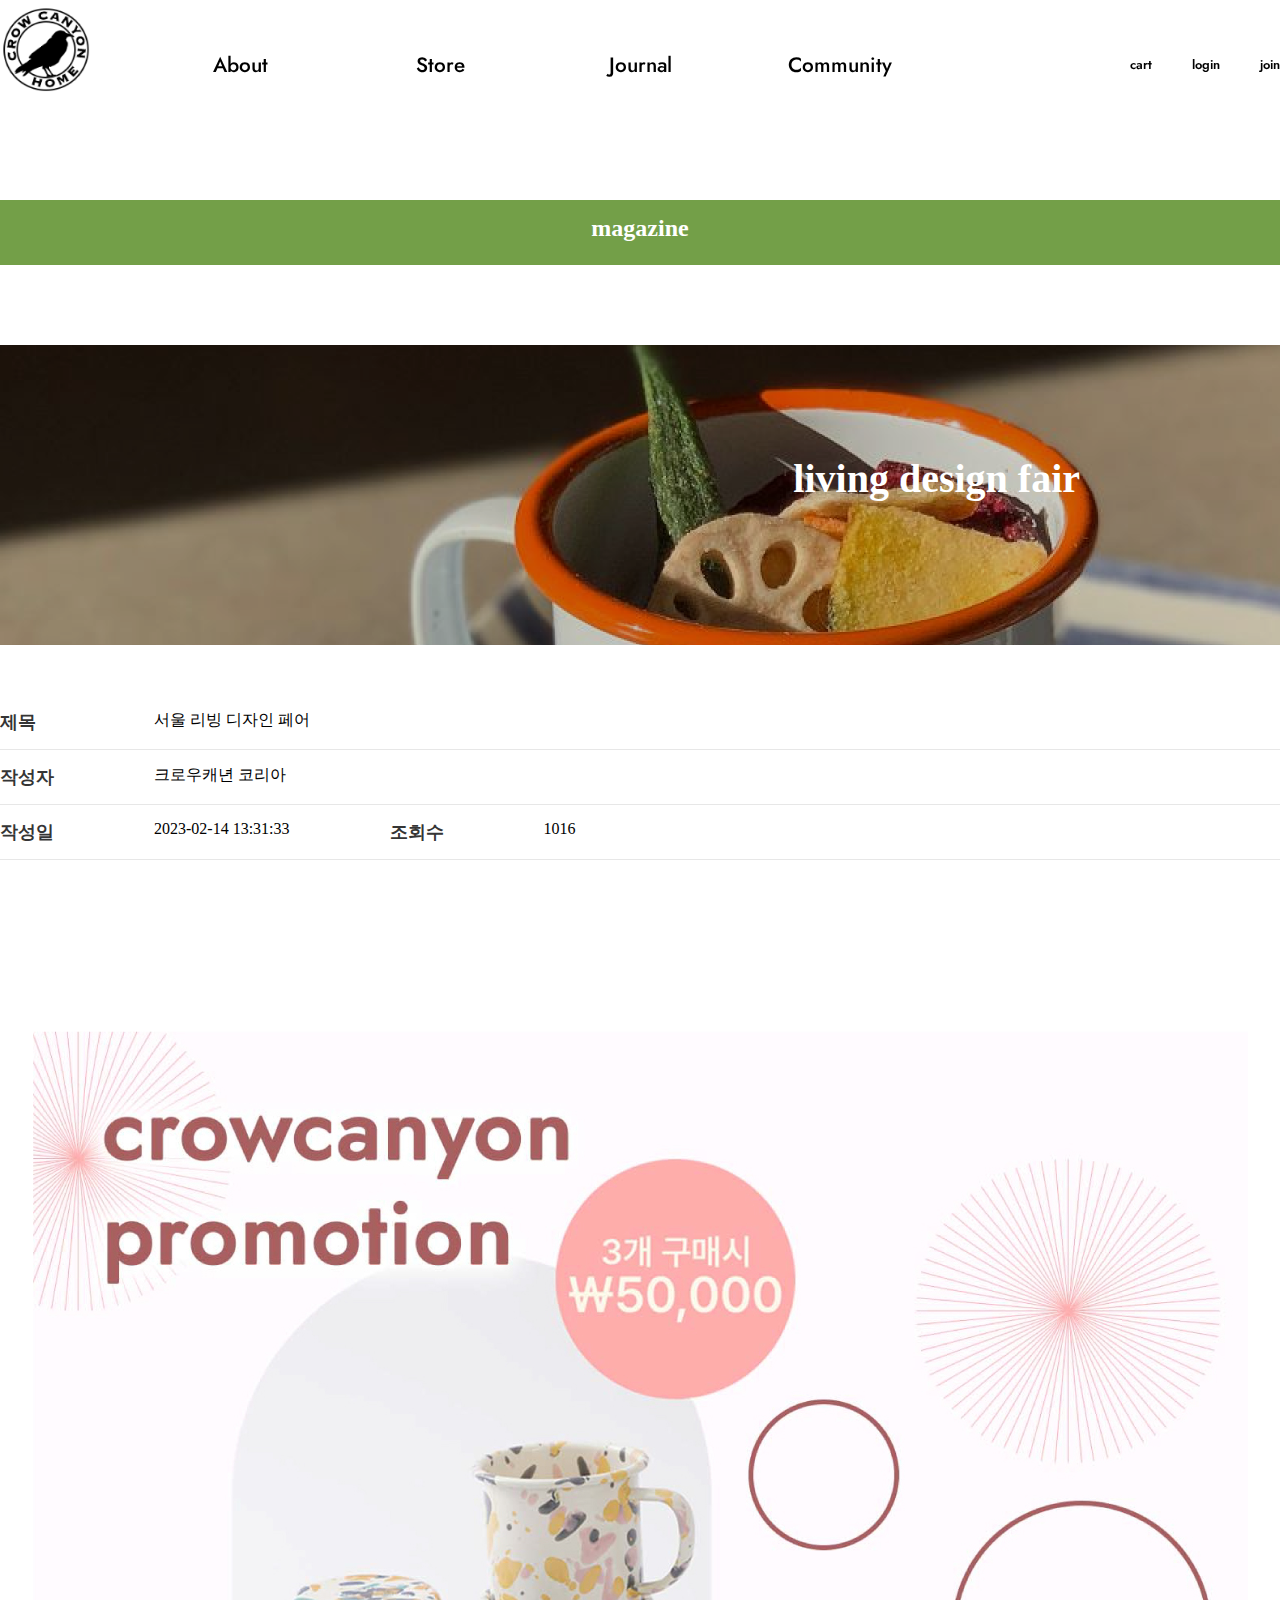
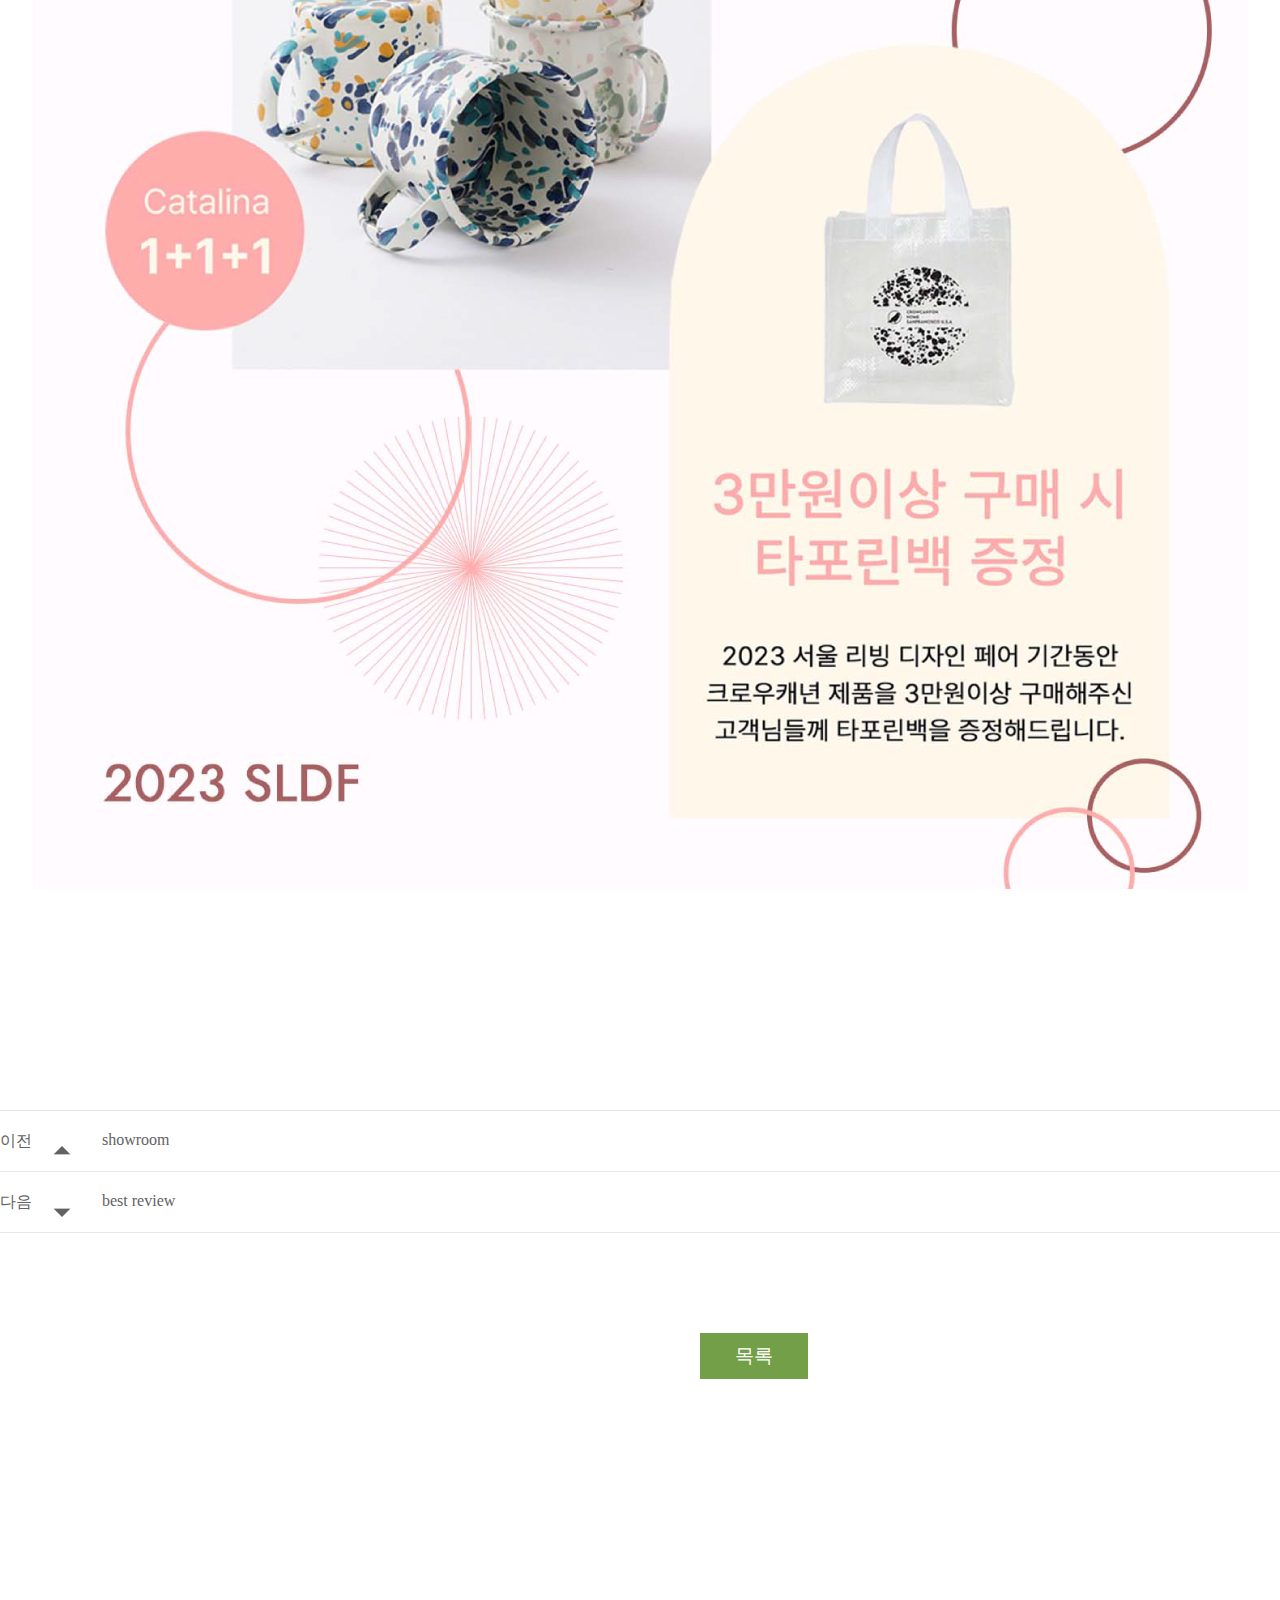
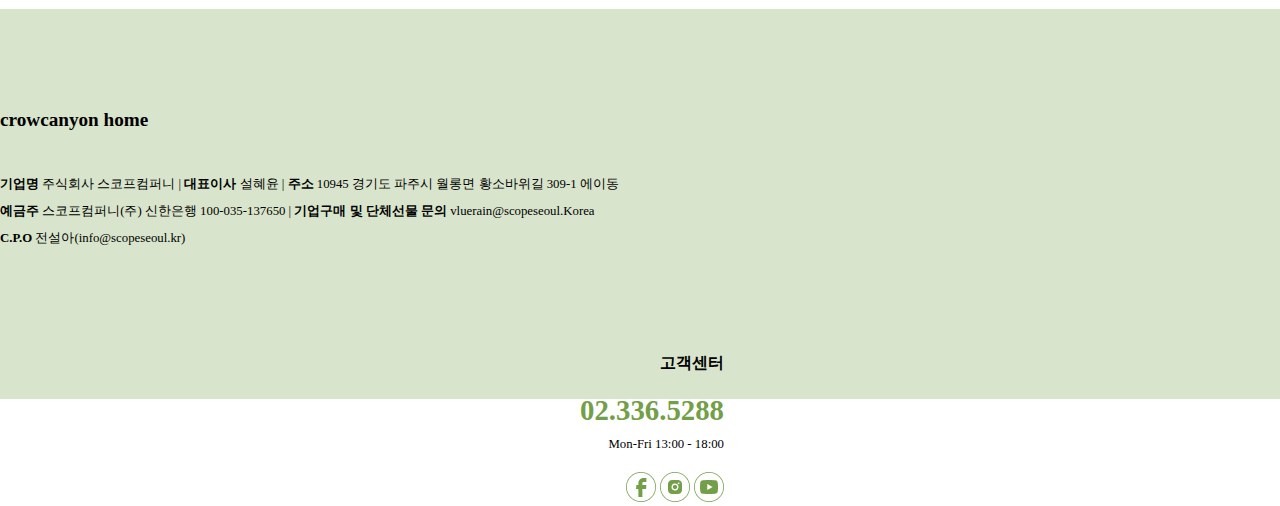
<file: pages/crowcanyon-main/sub.html>
<!DOCTYPE html>
<html lang="ko">
<head>
    <meta charset="UTF-8">
    <meta http-equiv="X-UA-Compatible" content="IE=edge">
    <meta name="viewport" content="width=device-width, initial-scale=1.0">
    <title>크로우캐년 | 서브페이지</title>
    <link rel="stylesheet" href="css/sub_layout.css">
    <link rel="stylesheet" href="css/sub1.css">
</head>
<body>
    
    <div id="wrap">
        <header id="main_header">
            <div class="inner">
                <div id="top">
                <h1 id="logo">
                    <a href="index.html"><img src="img/logo.png"></a>
                </h1>
              
               
    
                
    
                    <div id="nav_toggle">
                        <span></span>
                        <span></span>
                        <span></span>
                    </div>
    
                   
                    <nav id="main_nav">
                    <ul>
                        <li><a href="#">About</a>
                            <ul>
                                <li><a href="#">story</a></li>
                                <li><a href="#">company</a></li>
                                <li><a href="#">contact</a></li>
                                <li><a href="#">stockist</a></li>
                            </ul>
                        </li>
                        <li><a href="#">Store</a>
                            <ul>
                                <li><a href="#">new color</a></li>
                                <li><a href="#">set</a></li>
                                <li><a href="#">cup</a></li>
                                <li><a href="#">plate</a></li>
                                <li><a href="#">bowl</a></li>
                                <li><a href="#">kitchen wear</a></li>
                                <li><a href="#">goods</a></li>
                            </ul>
                        </li>
                        <li><a href="#">Journal</a>
                            <ul>
                                <li><a href="#">magazine</a></li>
                                <li><a href="#">archive</a></li>
                                <li><a href="#">interior</a></li>
                                <li><a href="#">best review</a></li>
                            </ul>
                        </li>
                        <li><a href="#">Community</a>
                            <ul>
                                <li><a href="#">notice</a></li>
                                <li><a href="#">Q&A</a></li>
                            </ul>
                        </li>
                    </ul>
                </nav>
    
                <ul id="right_top">
                    <li><a href="#">cart</a></li>
                    <li><a href="#">login</a></li>
                    <li><a href="#">join</a></li>
                </ul>
            </div>
    
            </div>
        </header>

        <main>
            
                <section id="sec1">
                    <h4>magazine</h4>
                    <!-- 배경 색 -->
                </section>

                <div class="inner">
                <section id="sec2">
                    <h3>living design fair</h3>
                    <!-- 배경이미지 -->
                </section>


                <section id="sec3">
                    <div class="title">
                        <h5>제목</h5>
                        <p id="space">서울 리빙 디자인 페어</p>
                    </div>

                    <div class="title">
                        <h5>작성자</h5>
                        <p>크로우캐년 코리아</p>
                    </div>

                    <div class="title">
                        <h5>작성일</h5>
                        <p id="blank">2023-02-14 13:31:33</p>

                        <h5>조회수</h5>
                        <p>1016</p>
                    </div>

                 
                </section>

                <section id="sec4">
                    <!-- 포스터 이미지 -->
                </section>

                <section id="sec5">
                    <div class="list">
                        <p>이전</p>
                        <img src="img/sub_arrow.png">
                        <p>showroom</p>
                    </div>

                    <div class="list">
                        <p>다음</p>
                        <img src="img/sub_arrow2.png">
                        <p>best review</p>
                    </div>

                    <div id="button">
                    <a href="#"><h3>목록</h3></a>
                    </div>
                </section>
            </div>
        </main>


        <footer>
            <div class="inner">
            <div id="crowcanyon">
                
                <h5>crowcanyon home</h5>
                <p><span>기업명</span> 주식회사 스코프컴퍼니 | <span>대표이사</span> 설혜윤 | <span>주소</span> 10945 경기도 파주시 월롱면 황소바위길 309-1 에이동<br>
                <span>예금주</span> 스코프컴퍼니(주) 신한은행 100-035-137650 | <span>기업구매 및 단체선물 문의</span> vluerain@scopeseoul.Korea<br> 
            <span>C.P.O</span> 전설아(info@scopeseoul.kr) </p>
                </div>
           
    
            <div id="contect">
                
                <h4>고객센터</h4>
                <p id="green">02.336.5288</p>
                <p id="day">Mon-Fri 13:00 - 18:00</p>
    
                    <div id="icon">
                        <a href="#"><img src="img/facebook.png"></a>
                        <a href="#"><img src="img/insta.png"></a>
                        <a href="#"><img src="img/youtube.png"></a>
    
                    </div>
                </div>
            </div>
            
        </footer>
    

    </div>
    
</body>

<script src="js/jquery-3.1.1.min.js"></script>
<script src="./js/slick.min.js"></script>
<script src="js/main.js"></script>
</html>
</file>
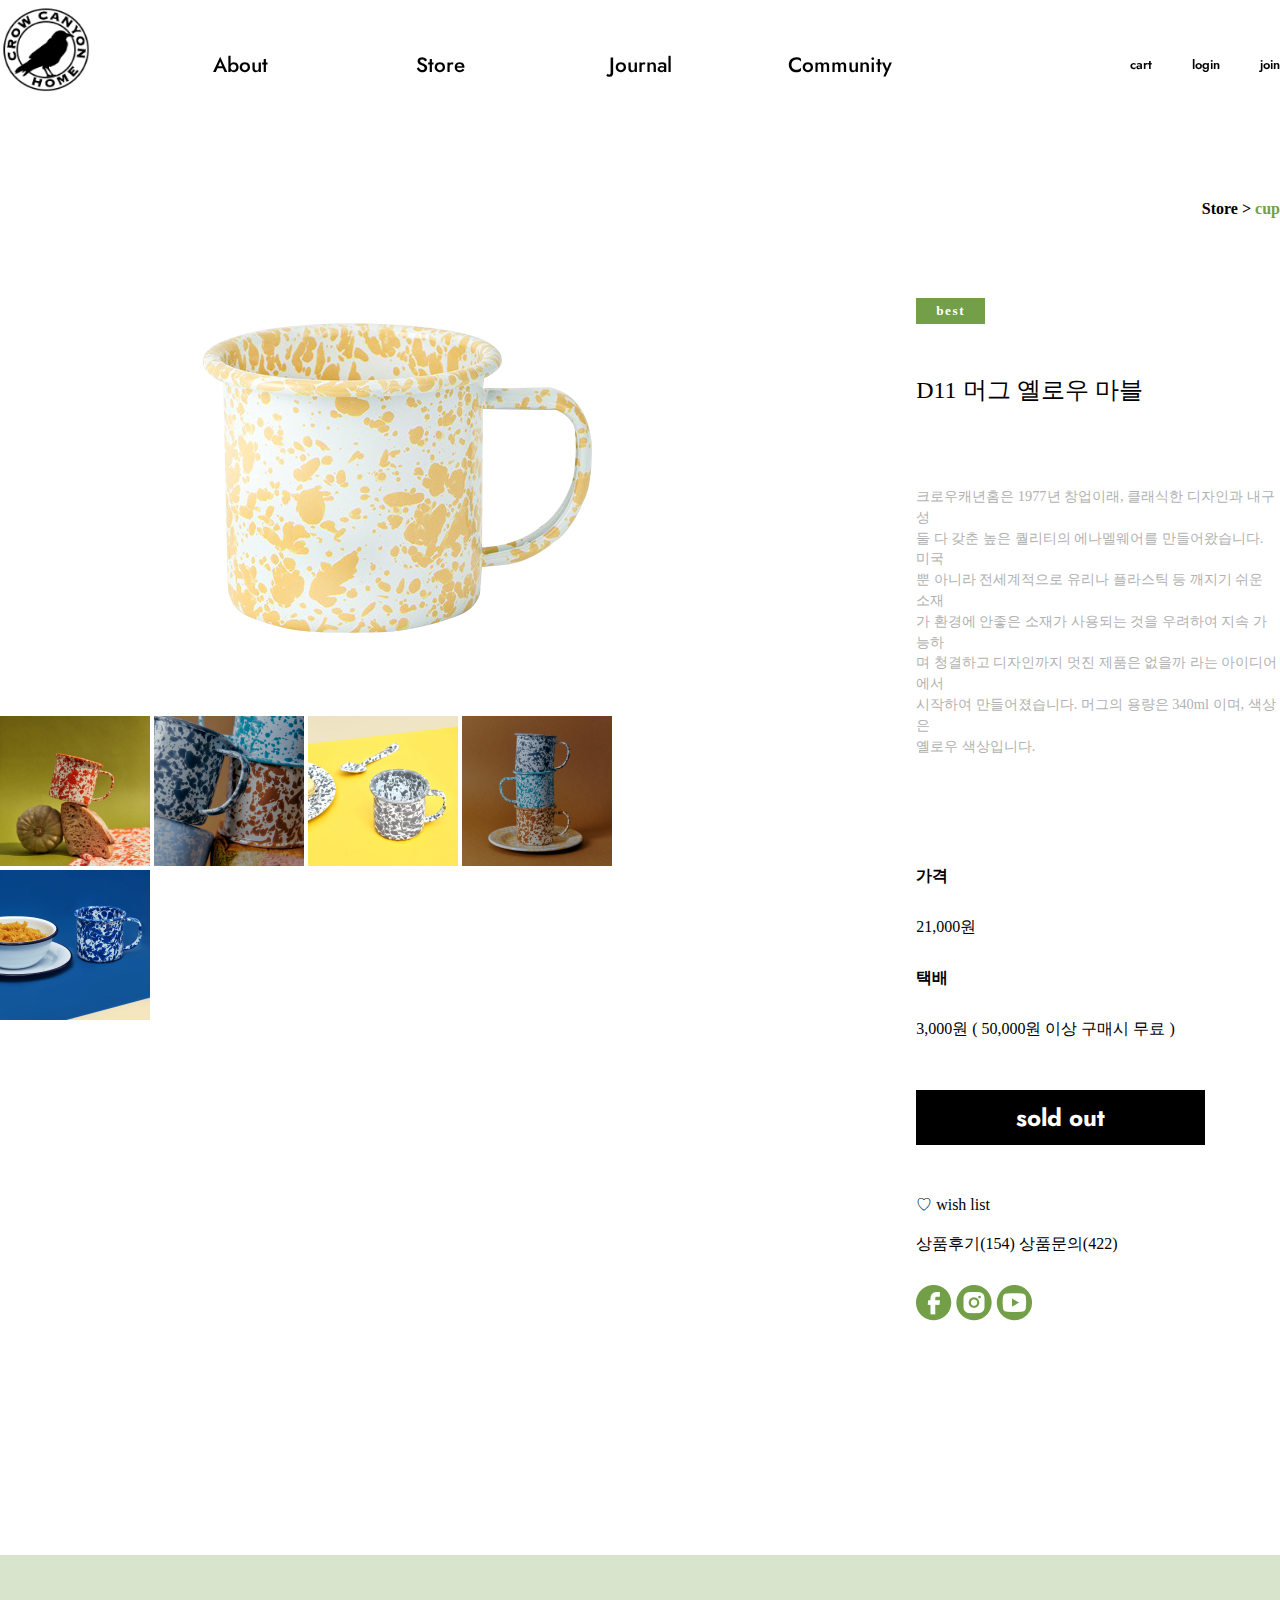
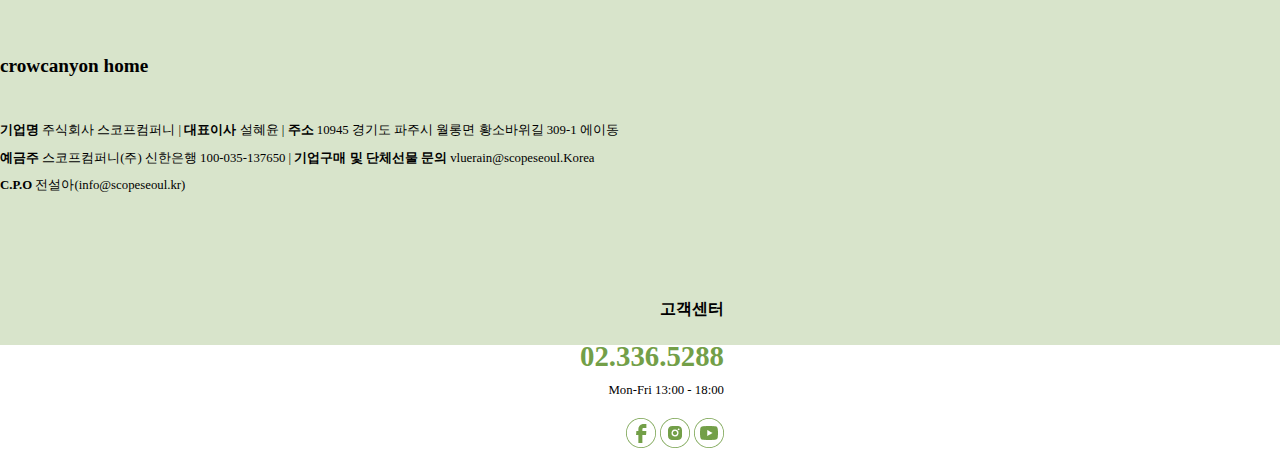
<file: pages/crowcanyon-main/sub2.html>
<!DOCTYPE html>
<html lang="ko">
<head>
    <meta charset="UTF-8">
    <meta http-equiv="X-UA-Compatible" content="IE=edge">
    <meta name="viewport" content="width=device-width, initial-scale=1.0">
    <title>크로우캐년 | 서브페이지 2</title>
    <link rel="stylesheet" href="css/sub_layout.css">
    <link rel="stylesheet" href="css/sub2.css">
    
</head>
<body>
    <div id="wrap">

        <header id="main_header">
            <div class="inner">
                <div id="top">
                <h1 id="logo">
                    <a href="index.html"><img src="img/logo.png"></a>
                </h1>
              
               
    
                
    
                    <div id="nav_toggle">
                        <span></span>
                        <span></span>
                        <span></span>
                    </div>
    
                   
                    <nav id="main_nav">
                    <ul>
                        <li><a href="#">About</a>
                            <ul>
                                <li><a href="#">story</a></li>
                                <li><a href="#">company</a></li>
                                <li><a href="#">contact</a></li>
                                <li><a href="#">stockist</a></li>
                            </ul>
                        </li>
                        <li><a href="#">Store</a>
                            <ul>
                                <li><a href="#">new color</a></li>
                                <li><a href="#">set</a></li>
                                <li><a href="sub2.html">cup</a></li>
                                <li><a href="#">plate</a></li>
                                <li><a href="#">bowl</a></li>
                                <li><a href="#">kitchen wear</a></li>
                                <li><a href="#">goods</a></li>
                            </ul>
                        </li>
                        <li><a href="#">Journal</a>
                            <ul>
                                <li><a href="#">magazine</a></li>
                                <li><a href="#">archive</a></li>
                                <li><a href="#">interior</a></li>
                                <li><a href="#">best review</a></li>
                            </ul>
                        </li>
                        <li><a href="#">Community</a>
                            <ul>
                                <li><a href="#">notice</a></li>
                                <li><a href="#">Q&A</a></li>
                            </ul>
                        </li>
                    </ul>
                </nav>
    
                <ul id="right_top">
                    <li><a href="#">cart</a></li>
                    <li><a href="#">login</a></li>
                    <li><a href="#">join</a></li>
                </ul>
            </div>
    
            </div>
        </header>

        <main>
            <div class="inner">
                <section id="sec1">
                    
                    <p>Store > <span>cup</span></p>
                    
                </section>

                <section id="sec2">
                    <div id="left">
                        <img src="img/sub2_cup.png" id="big">

                        <div id="collect">
                            <a href="#"><img src="img/sub2_img1.jpg"></a>
                            <a href="#"><img src="img/sub2_img2.jpg"></a>
                            <a href="#"><img src="img/sub2_img3.jpg"></a>
                            <a href="#"><img src="img/sub2_img4.jpg"></a>
                            <a href="#"><img src="img/sub2_img5.png"></a>

                        </div>
                    </div>

                    <div id="right">

                        <div id="top">
                            <h5>best</h5>

                            <h2>D11 머그 옐로우 마블</h2>

                            <p>
                                크로우캐년홈은 1977년 창업이래, 클래식한 디자인과 내구성<br>
                                둘 다 갖춘 높은 퀄리티의 에나멜웨어를 만들어왔습니다. 미국<br>
                                뿐 아니라 전세계적으로 유리나 플라스틱 등 깨지기 쉬운 소재<br>
                                가 환경에 안좋은 소재가 사용되는 것을 우려하여 지속 가능하<br>
                                며 청결하고 디자인까지 멋진 제품은 없을까 라는 아이디어에서<br>
                                시작하여 만들어졌습니다. 머그의 용량은 340ml 이며, 색상은<br>
                                옐로우 색상입니다.
                            </p>
                        </div>

                        <div id="bottom">

                            <h4>가격</h4>

                            <p>21,000원</p>

                            <h4>택배</h4>

                            <p>3,000원 ( 50,000원 이상 구매시 무료 )</p>


                            <a href="#"><h2>sold out</h2></a> 
                            <!-- a태그 어디? -->

                            <p>♡ wish list<br><br>
                            상품후기(154) 상품문의(422)</p>

                            <div id="icon">
                                <a href="#"><img src="img/sub_icon1.png"></a>
                                <a href="#"><img src="img/sub_icon2.png"></a>
                                <a href="#"><img src="img/sub_icon3.png   "></a>
                            </div>
                        </div>
                    </div>

                </section>
            </div>


        </main>

        <footer>
            <div class="inner">
            <div id="crowcanyon">
                
                <h5>crowcanyon home</h5>
                <p><span>기업명</span> 주식회사 스코프컴퍼니 | <span>대표이사</span> 설혜윤 | <span>주소</span> 10945 경기도 파주시 월롱면 황소바위길 309-1 에이동<br>
                <span>예금주</span> 스코프컴퍼니(주) 신한은행 100-035-137650 | <span>기업구매 및 단체선물 문의</span> vluerain@scopeseoul.Korea<br> 
            <span>C.P.O</span> 전설아(info@scopeseoul.kr) </p>
                </div>
           
    
            <div id="contect">
                
                <h4>고객센터</h4>
                <p id="green">02.336.5288</p>
                <p id="day">Mon-Fri 13:00 - 18:00</p>
    
                    <div id="icon">
                        <a href="#"><img src="img/facebook.png"></a>
                        <a href="#"><img src="img/insta.png"></a>
                        <a href="#"><img src="img/youtube.png"></a>
    
                    </div>
                </div>
            </div>
            
        </footer>
    </div>
    
</body>

<script src="js/jquery-3.1.1.min.js"></script>
<script src="./js/slick.min.js"></script>
<script src="js/main.js"></script>
</html>
</file>
<file: pages/crowcanyon-main/css/sub_layout.css>
@import url('https://fonts.googleapis.com/css2?family=Jost:wght@200;300;400;500;600;700;800;900&family=Noto+Sans+KR:wght@100;300;400;500;700;900&family=Noto+Serif+KR:wght@300&display=swap');

*{margin:0;
padding:0}

li{list-style: none;}

a{text-decoration: none; color: black;}

html{
    font-size: 16px;
    
}
#wrap{
    width: 100%;
}
.inner{
    max-width: 1500px;
    margin: 0 auto;
}



#main_header{
    position: fixed;
    z-index: 999;
    top: 0;
    left: 0;
    width: 100%;
    height: 100px;
    background-color:rgba(255, 255, 255, 0.459);
    
}


header #logo img{
    width: 90px;
    height: 90px;
    padding-top: 5px;
    float: left;

}

#main_nav{
    height:50px;
    
    color:black;
    
    margin:0 auto;
    text-align: center;
    width:1000px;
    
    
}

#main_nav > ul > li {
    float:left;
    width:200px;
    position:relative;
    margin-top: 50px;
    font-family: 'Jost', sans-serif;
    font-weight: 500;
    font-size: 1.3rem;
    
}

#main_nav > ul > li > ul {
    width:130px;
    display:none;
    position: absolute;
    font-size:14px;
   
   
}

#main_nav > ul > li > ul > li{
    padding: 10px 0;
    font-size: 1rem;
    font-family: 'Jost',sans-serif;
    font-weight: 500;
}

#main_nav > ul > li:hover > ul {
    display:block;
    margin-left: 35px;
    padding-top: 20px;
    
}

#main_nav > ul > li > ul > li:hover {
    background: #739F48;
    transition: ease 1s;
    
    }

 


    #right_top{
        float: right;
        display: flex;
        font-size: 0.8rem;
        font-family: 'Jost', sans-serif;
        margin-top: 5px;
        font-weight: 600;
        
    }

#right_top li a:hover{
    color: #739F48;
   
    
}

#right_top li:nth-child(2), #right_top li:nth-child(3) {
    padding-left: 40px;
   
}
/* #nav_toggle{
    width:40px;
    height: 40px;
    float: right;
    margin-top:35px;
    cursor: pointer;
}

#nav_toggle span{
    display: block;
    height: 3px;
    background-color: black;
    margin-bottom: 10px;
}

#main_nav{
    position: fixed;
    width: 100vw;
    height: 100vh;
    top:0;
    left:0;
    background-color: rgba(0,0,0,0.3);
}

#main_nav ul{
    position: absolute;
    top:0;
    right:0;
    width:600px;
    background-color: #f2f2f2;
    height: 100%;
    box-sizing: border-box;
    padding-top:100px;
}

#main_nav a{
    color:#5c5c5c;
}

#main_nav li{
    line-height: 5rem;
    font-size: 1.5rem;
    font-weight: 600;
    font-family: 'Jost', sans-serif;
}
#main_nav .close{
    position: absolute;
    top:50px;
    line-height: 1;
    right:50px;
    cursor: pointer;
    
}

#main_nav .close img{
    width: 50px;
    height: 50px;
} */










/* footer */


footer{
    background-color: #749f4848;
    margin-top: 230px;
    
    height: 390px;

    
}

footer h5{
    font-size: 1.2rem;
    padding-bottom: 40px;
}
footer p{
    font-size: 0.8rem;
    
}

footer #crowcanyon{
    padding-top: 100px;
    width: 50%;
    float: left;
    
}

footer #crowcanyon p{
    line-height: 1.7rem;
}
footer #contect{
    float: left;
  padding-top: 100px;
  padding-left: 580px;
  text-align: right;
}

footer #contect h4{
    padding-bottom: 20px;
}

footer span{
    font-weight: bold;
}

footer #contect #green{
    font-size: 1.8rem;
    font-weight: bold;
    color: #739F48;
    padding-bottom: 10px;
}

footer #contect #day{
    padding-bottom: 20px;
}
</file>
<file: pages/crowcanyon-main/css/sub1.css>
main #sec1{
    background-color: #739F48;
    height: 50px;
    text-align: center;
    color: white;
    margin-top: 200px;
    padding-top: 15px;
    font-size: 1.5rem;
}


main #sec2{
    background-image: url(../img/sub1_main.png);
    height: 300px;
    margin-top: 80px;
}

main #sec2 h3{
    color: white;
    font-size: 2.5rem;
  
    text-align: right;
    padding-right: 200px;
    padding-top: 110px;
}

main #sec3{
    padding-top: 50px;
}
main #sec3 .title h5{
    font-size: 1.1rem;
    padding-right: 100px;
    color: #353535;
    
}

main #sec3 .title{
    display: flex;
    padding: 15px 50px 15px 0px;
    border-bottom: 1px solid #E7E7E7;
}

main #sec3 .title #space{
    padding-left: 18px;
}
main #sec3 .title #blank{
    padding-right: 100px;
}


main #sec4{
    background-image: url(../img/poster.jpg);
    height: 1800px;
    
    background-repeat: no-repeat;
    background-position: center center;

}

#sec5{
    margin-top: 50px;
}
#sec5 .list{
    display: flex;
    color: #626262;
    border-bottom: 1px solid #e7e7e7;
    padding-top: 20px;
}

#sec5 .list:nth-child(1){
    border-top: 1px solid #e7e7e7;
    
}

#sec5 .list img{
   padding-right: 20px;
}

#sec5 .list p{
    padding-right: 10px;
}

#sec5 #button h3{
   
    background-color: #739F48;
    color: white;
    font-weight: 200;
    
    display: inline-block;
   padding: 10px 35px;
   margin-top: 100px;
   margin-left: 700px;
   
}
</file>
<file: pages/crowcanyon-main/css/sub2.css>
#sec1{
    margin-top: 200px;
    text-align: right;
    font-weight: bold;
}

#sec1 span{
    color: #739F48;
}

#sec2{
    display: flex;
    margin-top: 80px;
}

#sec2 #left #big{
    padding-left: 180px;
    padding-bottom: 60px;
}

#left #collect a img:hover{
    transform: scale(1.3,1.3);
    transition: all ease 0.5s;
    box-shadow: 5px 5px 5px #1d1d1d60;
}
#sec2 #right{
    margin-left:200px;
}

#right #top h5{
    color: white;
    background-color:#739F48;
    display: inline-block;
    padding: 5px 20px;
    margin-bottom: 50px;
    letter-spacing: 0.1rem;
}

#right #top h2{
    padding-bottom: 80px;
    font-weight: 400;
}

#right #top p{
    color: #b1b1b1;
    padding-bottom: 80px;
    line-height: 1.3rem;
    font-size: 0.9rem;
}

#right #bottom h4{
    padding: 30px 0;
}

#right #bottom a h2{

    display: inline-block;
    color: white;
    background-color: black;
    padding: 10px 100px;
    margin: 50px 0;
    font-family: 'Jost', sans-serif;
    
}

#right #bottom #icon{
    margin-top: 30px;
}
</file>
